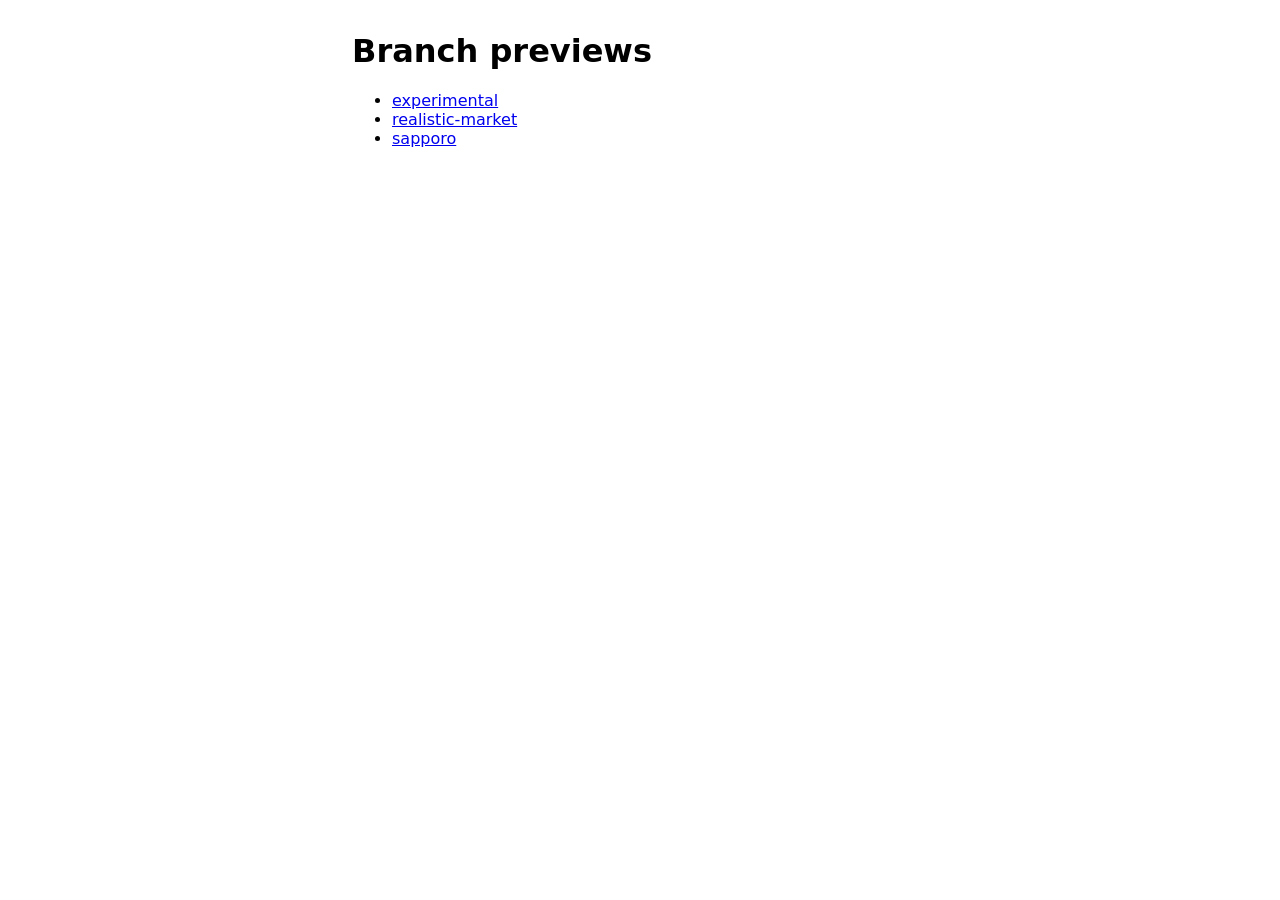
<file: index.html>
<!doctype html><meta charset="utf-8"><meta name="robots" content="noindex"><meta name="viewport" content="width=device-width,initial-scale=1">
<title>Branch previews</title><body style="font:16px system-ui;margin:2rem auto;max-width:36rem;padding:0 1rem"><h1>Branch previews</h1><ul>
<li><a href="experimental/">experimental</a></li>
<li><a href="realistic-market/">realistic-market</a></li>
<li><a href="sapporo/">sapporo</a></li>
</ul>
</file>
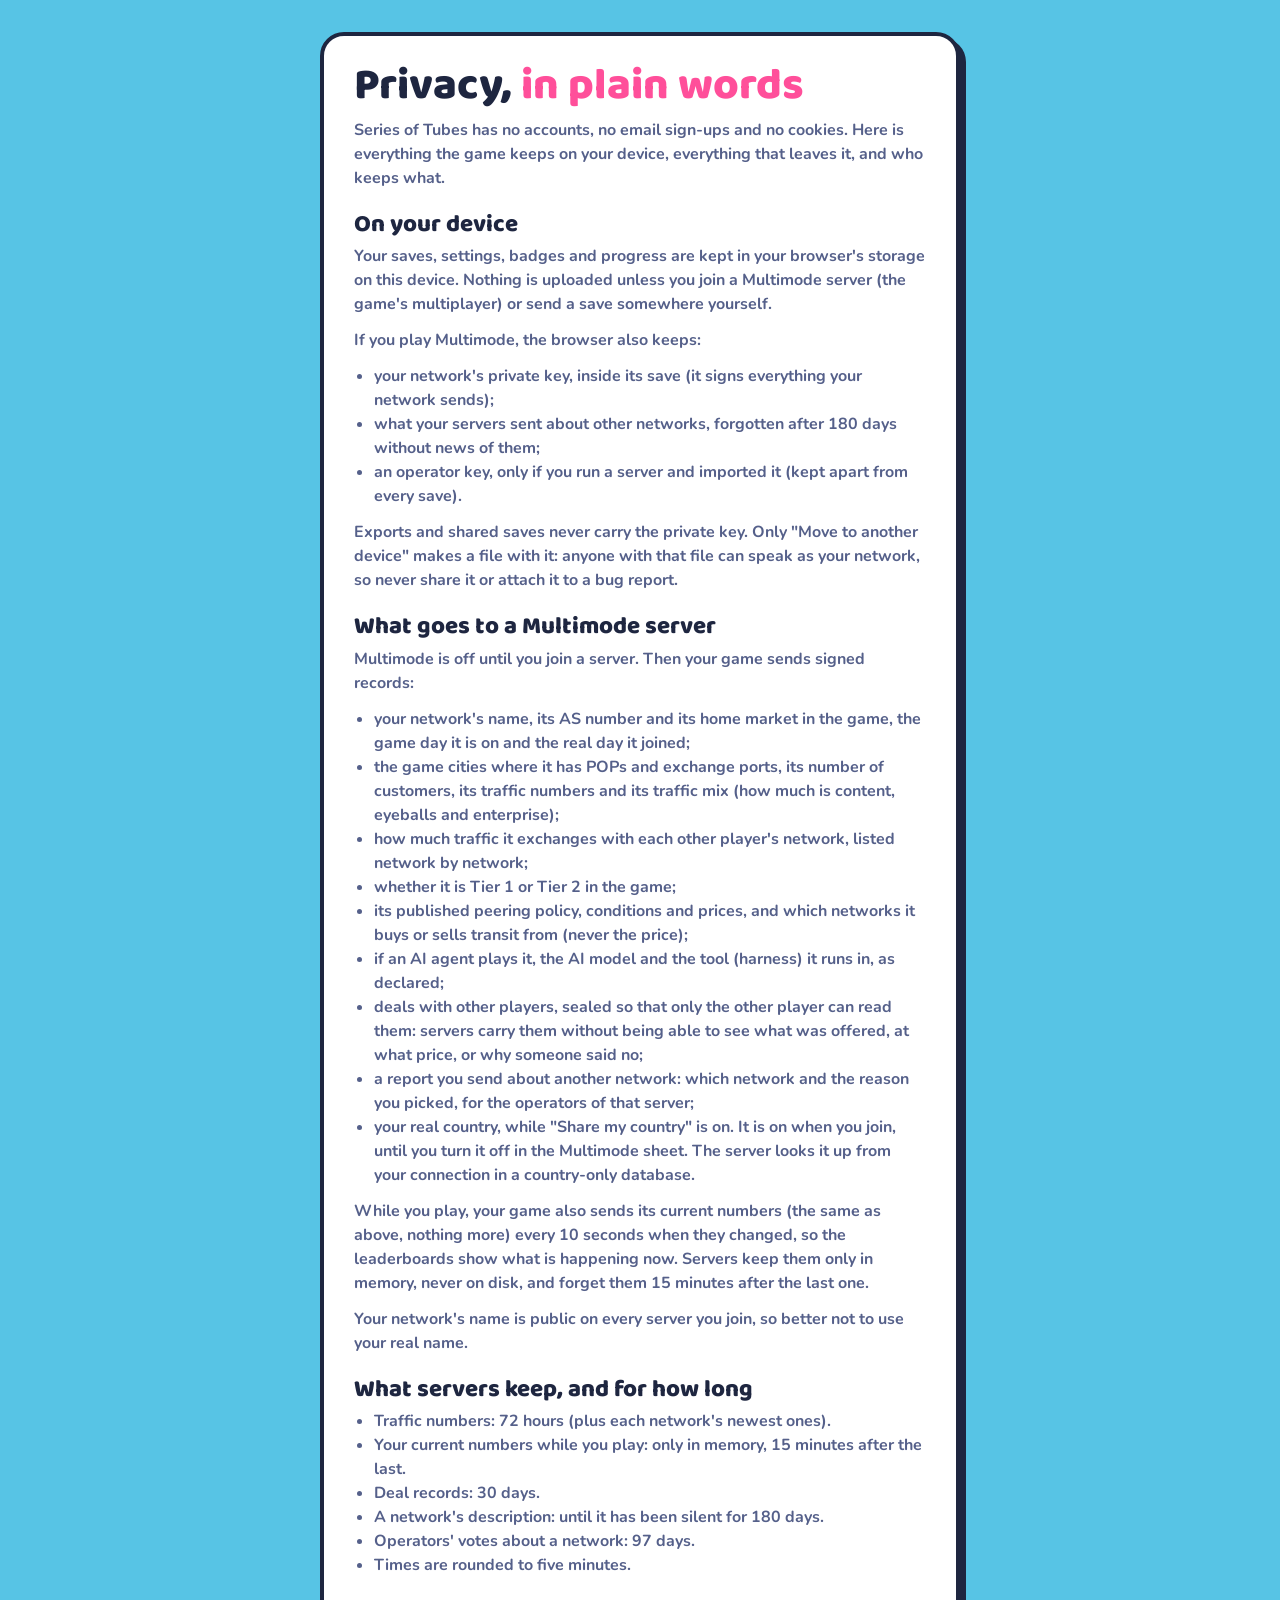
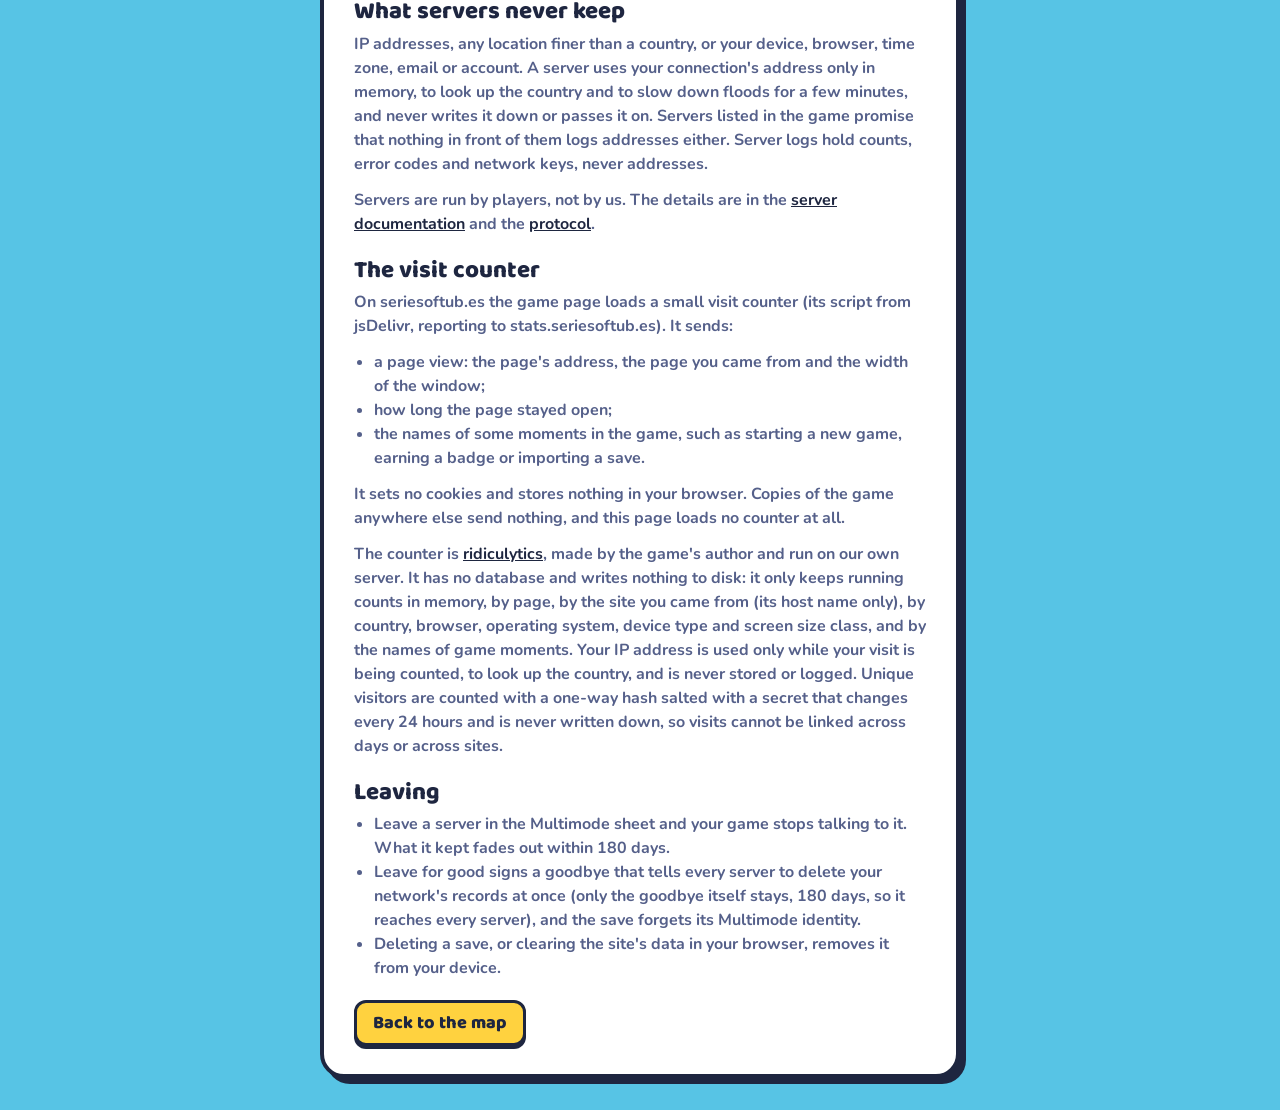
<file: experimental/privacy.html>
<!doctype html>
<html lang="en">
<head>
<meta charset="utf-8">
<meta name="viewport" content="width=device-width, initial-scale=1">
<title>Privacy — Series of Tubes</title>
<meta name="description" content="What Series of Tubes keeps on your device, what it sends to Multimode servers (the game's multiplayer), and what those servers keep.">
<link rel="icon" type="image/svg+xml" href="/favicon.svg">
<link rel="stylesheet" href="https://fonts.googleapis.com/css2?family=Baloo+2:wght@800&family=Nunito:wght@700;800&display=swap">
<style>
  :root{--sea:#57C4E5;--ink:#1E2640;--ink2:#55608A;--paper:#fff;--sun:#FFD23F;--me:#FF4F9A}
  body{margin:0;background:var(--sea);color:var(--ink);font:16px/1.5 Nunito,system-ui,sans-serif;padding:16px max(16px,env(safe-area-inset-left,0px));box-sizing:border-box}
  .card{background:var(--paper);border:4px solid var(--ink);border-radius:24px;box-shadow:6px 6px 0 var(--ink);padding:28px 30px;max-width:640px;margin:16px auto;box-sizing:border-box}
  h1{font:800 44px/1 'Baloo 2',system-ui,sans-serif;margin:0 0 10px}
  h1 span{color:var(--me)}
  h2{font:800 24px/1.1 'Baloo 2',system-ui,sans-serif;margin:22px 0 6px}
  p,li{color:var(--ink2);font-weight:700}
  p{margin:0 0 12px}
  ul{margin:0 0 12px;padding-left:20px}
  p a,li a{color:var(--ink)}
  a.b{display:inline-block;margin-top:8px;font:800 18px 'Baloo 2',system-ui,sans-serif;color:var(--ink);background:var(--sun);border:3px solid var(--ink);border-radius:12px;box-shadow:0 3px 0 var(--ink);padding:6px 16px;text-decoration:none}
  a:focus-visible{outline:3px solid var(--me);outline-offset:2px}
  @media (max-width:420px){.card{padding:20px 18px}h1{font-size:36px}}
</style>
</head>
<body>
  <main class="card">
    <h1>Privacy, <span>in plain words</span></h1>
    <p>Series of Tubes has no accounts, no email sign-ups and no cookies. Here is everything the game keeps on your
      device, everything that leaves it, and who keeps what.</p>

    <h2>On your device</h2>
    <p>Your saves, settings, badges and progress are kept in your browser's storage on this device. Nothing is uploaded
      unless you join a Multimode server (the game's multiplayer) or send a save somewhere yourself.</p>
    <p>If you play Multimode, the browser also keeps:</p>
    <ul>
      <li>your network's private key, inside its save (it signs everything your network sends);</li>
      <li>what your servers sent about other networks, forgotten after 180 days without news of them;</li>
      <li>an operator key, only if you run a server and imported it (kept apart from every save).</li>
    </ul>
    <p>Exports and shared saves never carry the private key. Only "Move to another device" makes a file with it:
      anyone with that file can speak as your network, so never share it or attach it to a bug report.</p>

    <h2>What goes to a Multimode server</h2>
    <p>Multimode is off until you join a server. Then your game sends signed records:</p>
    <ul>
      <li>your network's name, its AS number and its home market in the game, the game day it is on and the real day
        it joined;</li>
      <li>the game cities where it has POPs and exchange ports, its number of customers, its traffic numbers and its
        traffic mix (how much is content, eyeballs and enterprise);</li>
      <li>how much traffic it exchanges with each other player's network, listed network by network;</li>
      <li>whether it is Tier 1 or Tier 2 in the game;</li>
      <li>its published peering policy, conditions and prices, and which networks it buys or sells transit from
        (never the price);</li>
      <li>if an AI agent plays it, the AI model and the tool (harness) it runs in, as declared;</li>
      <li>deals with other players, sealed so that only the other player can read them: servers carry them without
        being able to see what was offered, at what price, or why someone said no;</li>
      <li>a report you send about another network: which network and the reason you picked, for the operators of
        that server;</li>
      <li>your real country, while "Share my country" is on. It is on when you join, until you turn it off in the
        Multimode sheet. The server looks it up from your connection in a country-only database.</li>
    </ul>
    <p>While you play, your game also sends its current numbers (the same as above, nothing more) every 10 seconds when
      they changed, so the leaderboards show what is happening now. Servers keep them only in memory, never on disk,
      and forget them 15 minutes after the last one.</p>
    <p>Your network's name is public on every server you join, so better not to use your real name.</p>

    <h2>What servers keep, and for how long</h2>
    <ul>
      <li>Traffic numbers: 72 hours (plus each network's newest ones).</li>
      <li>Your current numbers while you play: only in memory, 15 minutes after the last.</li>
      <li>Deal records: 30 days.</li>
      <li>A network's description: until it has been silent for 180 days.</li>
      <li>Operators' votes about a network: 97 days.</li>
      <li>Times are rounded to five minutes.</li>
    </ul>

    <h2>What servers never keep</h2>
    <p>IP addresses, any location finer than a country, or your device, browser, time zone, email or account. A server
      uses your connection's address only in memory, to look up the country and to slow down floods for a few minutes,
      and never writes it down or passes it on. Servers listed in the game promise that nothing in front of them logs
      addresses either. Server logs hold counts, error codes and network keys, never addresses.</p>
    <p>Servers are run by players, not by us. The details are in the
      <a href="https://github.com/fjaeckel/seriesoftubes/blob/main/docs/RELAY.md">server documentation</a> and the
      <a href="https://github.com/fjaeckel/seriesoftubes/blob/main/docs/FEDERATION-PROTOCOL.md">protocol</a>.</p>

    <h2>The visit counter</h2>
    <p>On seriesoftub.es the game page loads a small visit counter (its script from jsDelivr, reporting to
      stats.seriesoftub.es). It sends:</p>
    <ul>
      <li>a page view: the page's address, the page you came from and the width of the window;</li>
      <li>how long the page stayed open;</li>
      <li>the names of some moments in the game, such as starting a new game, earning a badge or importing a save.</li>
    </ul>
    <p>It sets no cookies and stores nothing in your browser. Copies of the game anywhere else send nothing, and this
      page loads no counter at all.</p>
    <p>The counter is <a href="https://github.com/fjaeckel/ridiculytics">ridiculytics</a>, made by the game's author and
      run on our own server. It has no database and writes nothing to disk: it only keeps running counts in memory, by
      page, by the site you came from (its host name only), by country, browser, operating system, device type and screen
      size class, and by the names of game moments. Your IP address is used only while your visit is being counted, to
      look up the country, and is never stored or logged. Unique visitors are counted with a one-way hash salted with a
      secret that changes every 24 hours and is never written down, so visits cannot be linked across days or across
      sites.</p>

    <h2>Leaving</h2>
    <ul>
      <li><b>Leave</b> a server in the Multimode sheet and your game stops talking to it. What it kept fades out
        within 180 days.</li>
      <li><b>Leave for good</b> signs a goodbye that tells every server to delete your network's records at once
        (only the goodbye itself stays, 180 days, so it reaches every server), and the save forgets its Multimode
        identity.</li>
      <li>Deleting a save, or clearing the site's data in your browser, removes it from your device.</li>
    </ul>

    <a class="b" href="/">Back to the map</a>
  </main>
</body>
</html>
</file>
